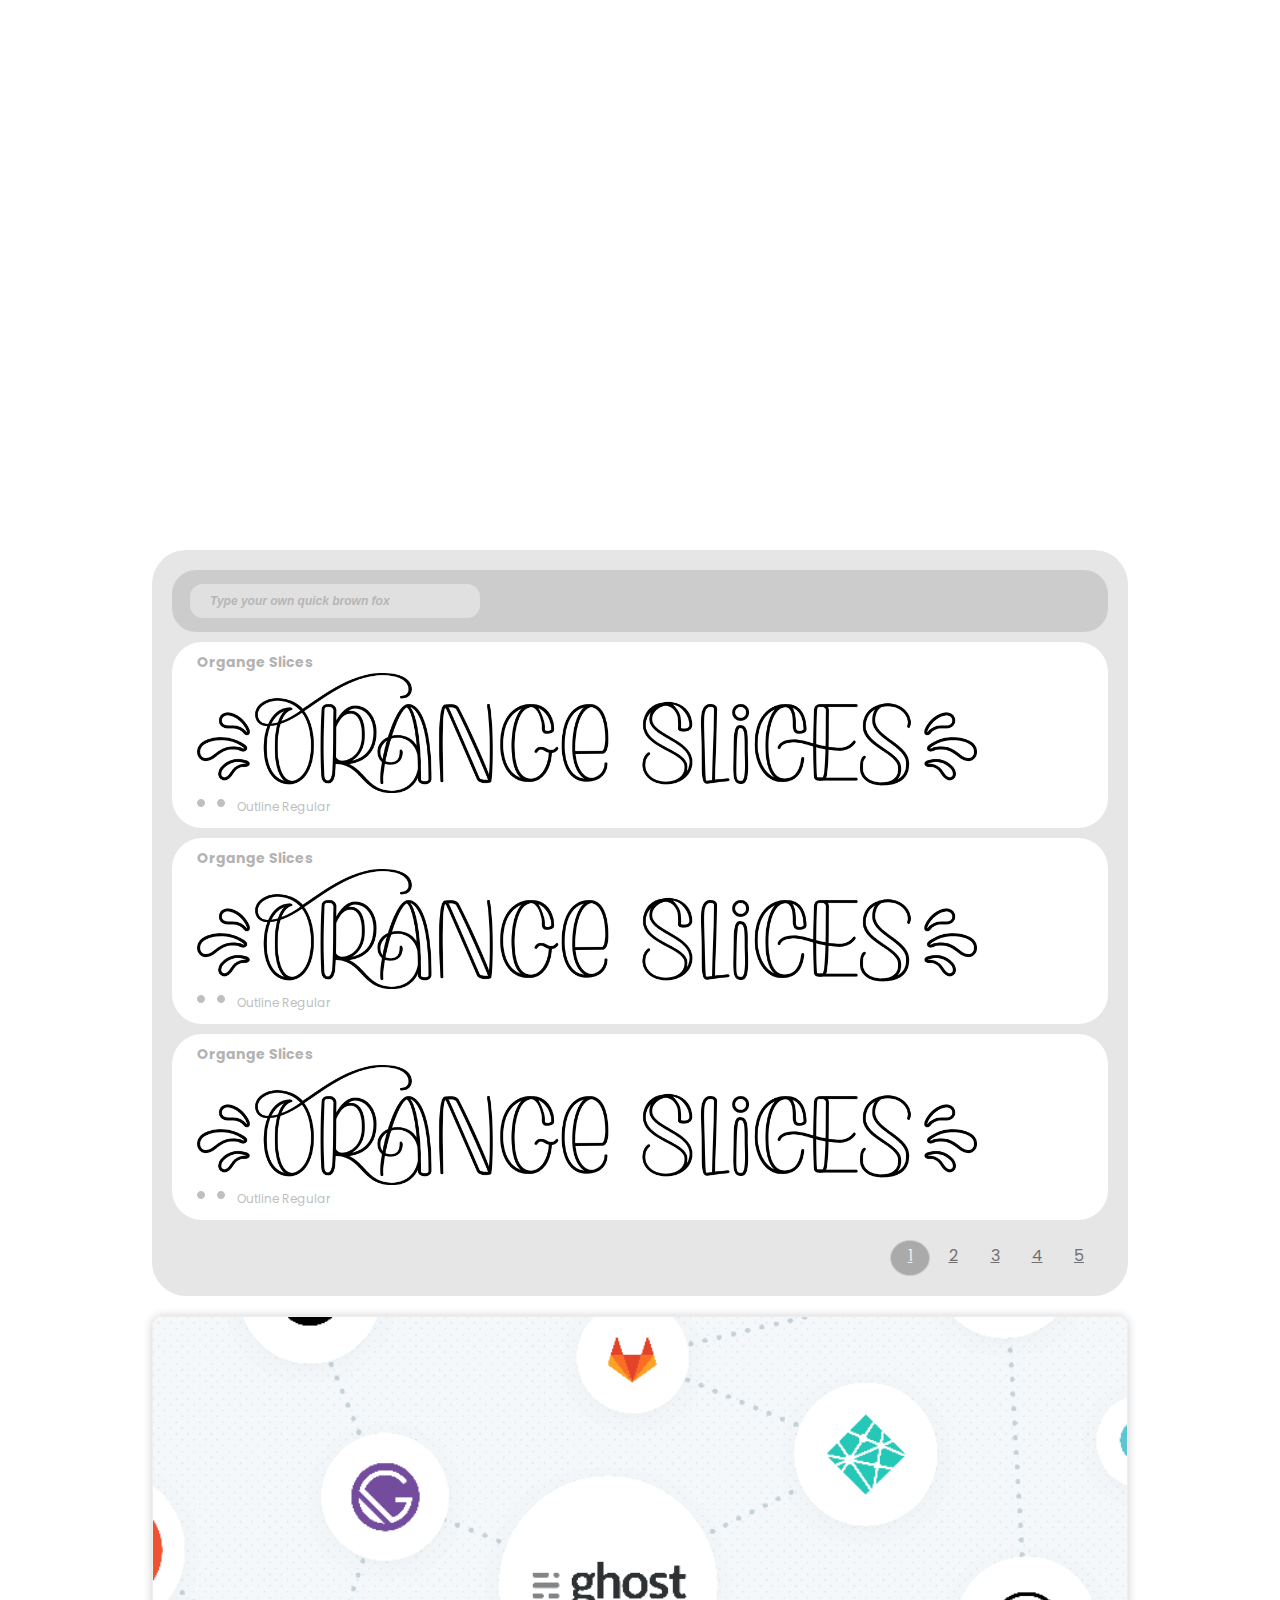
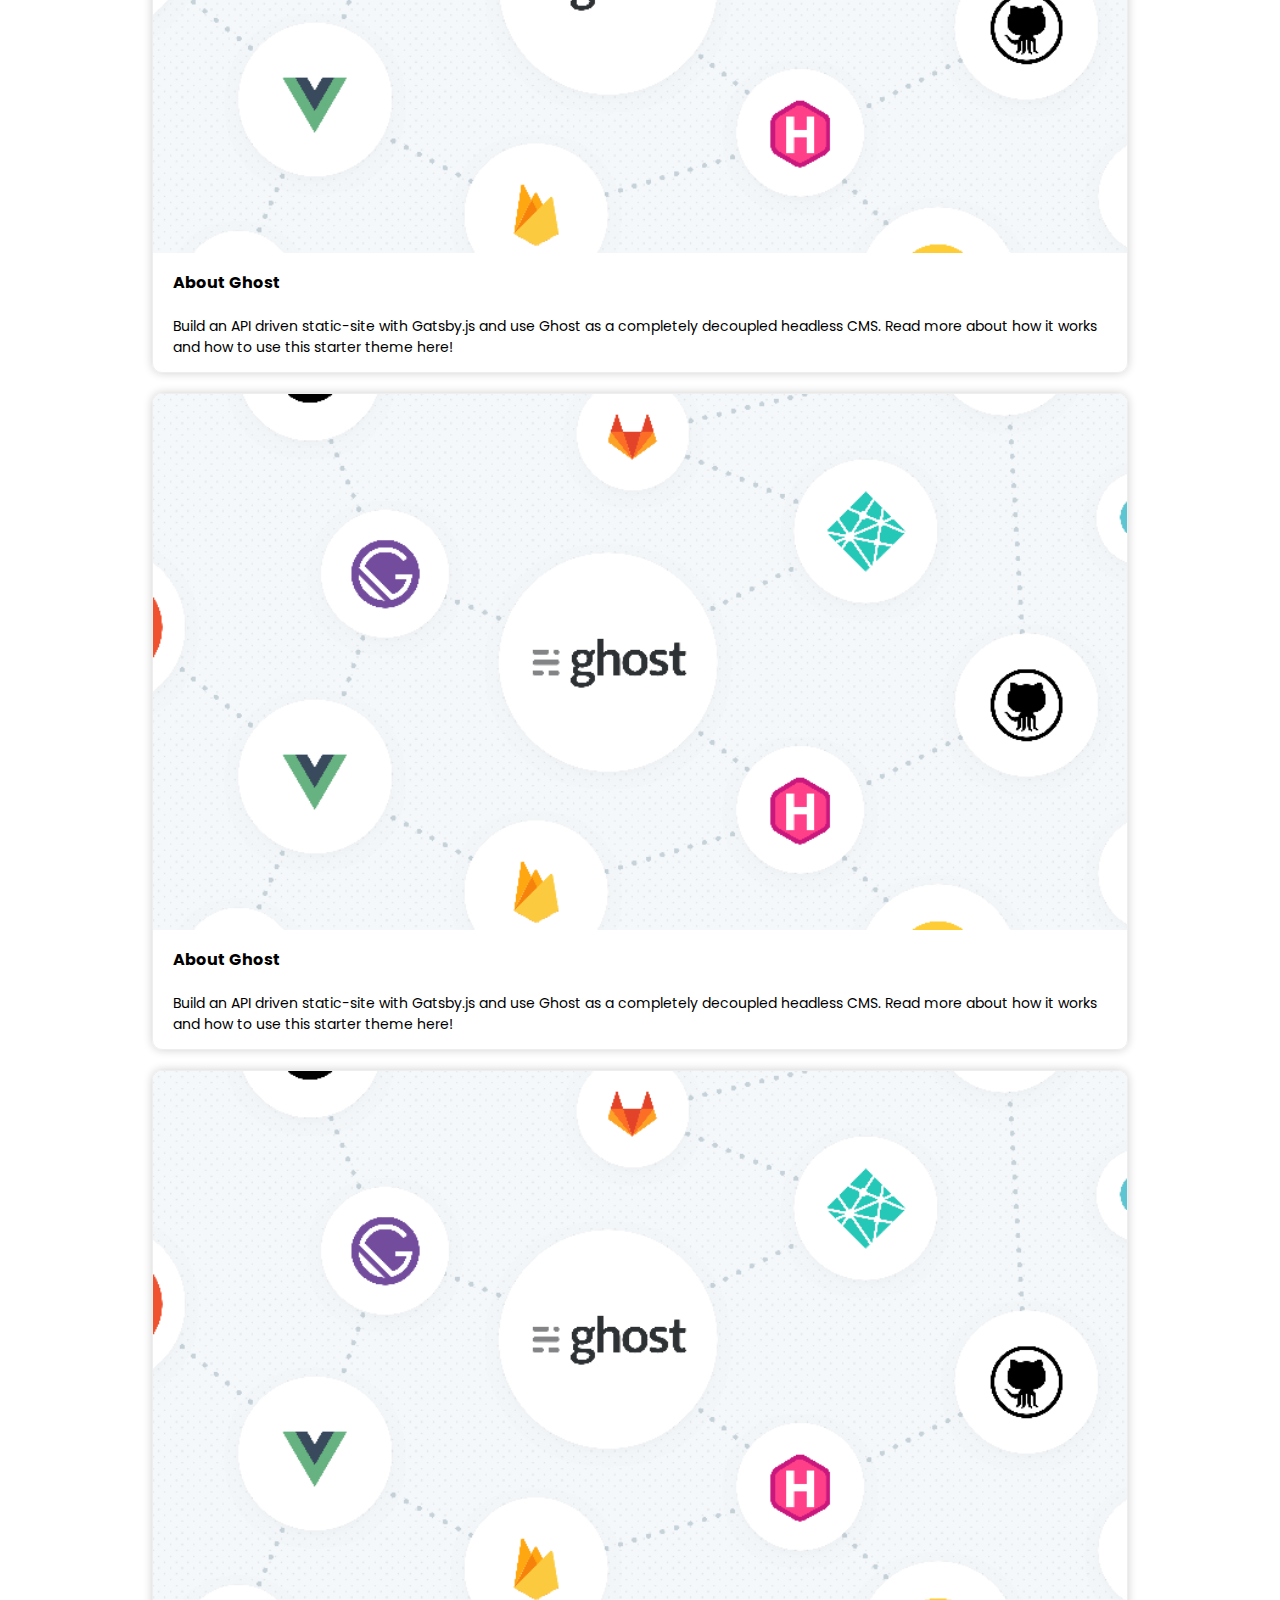
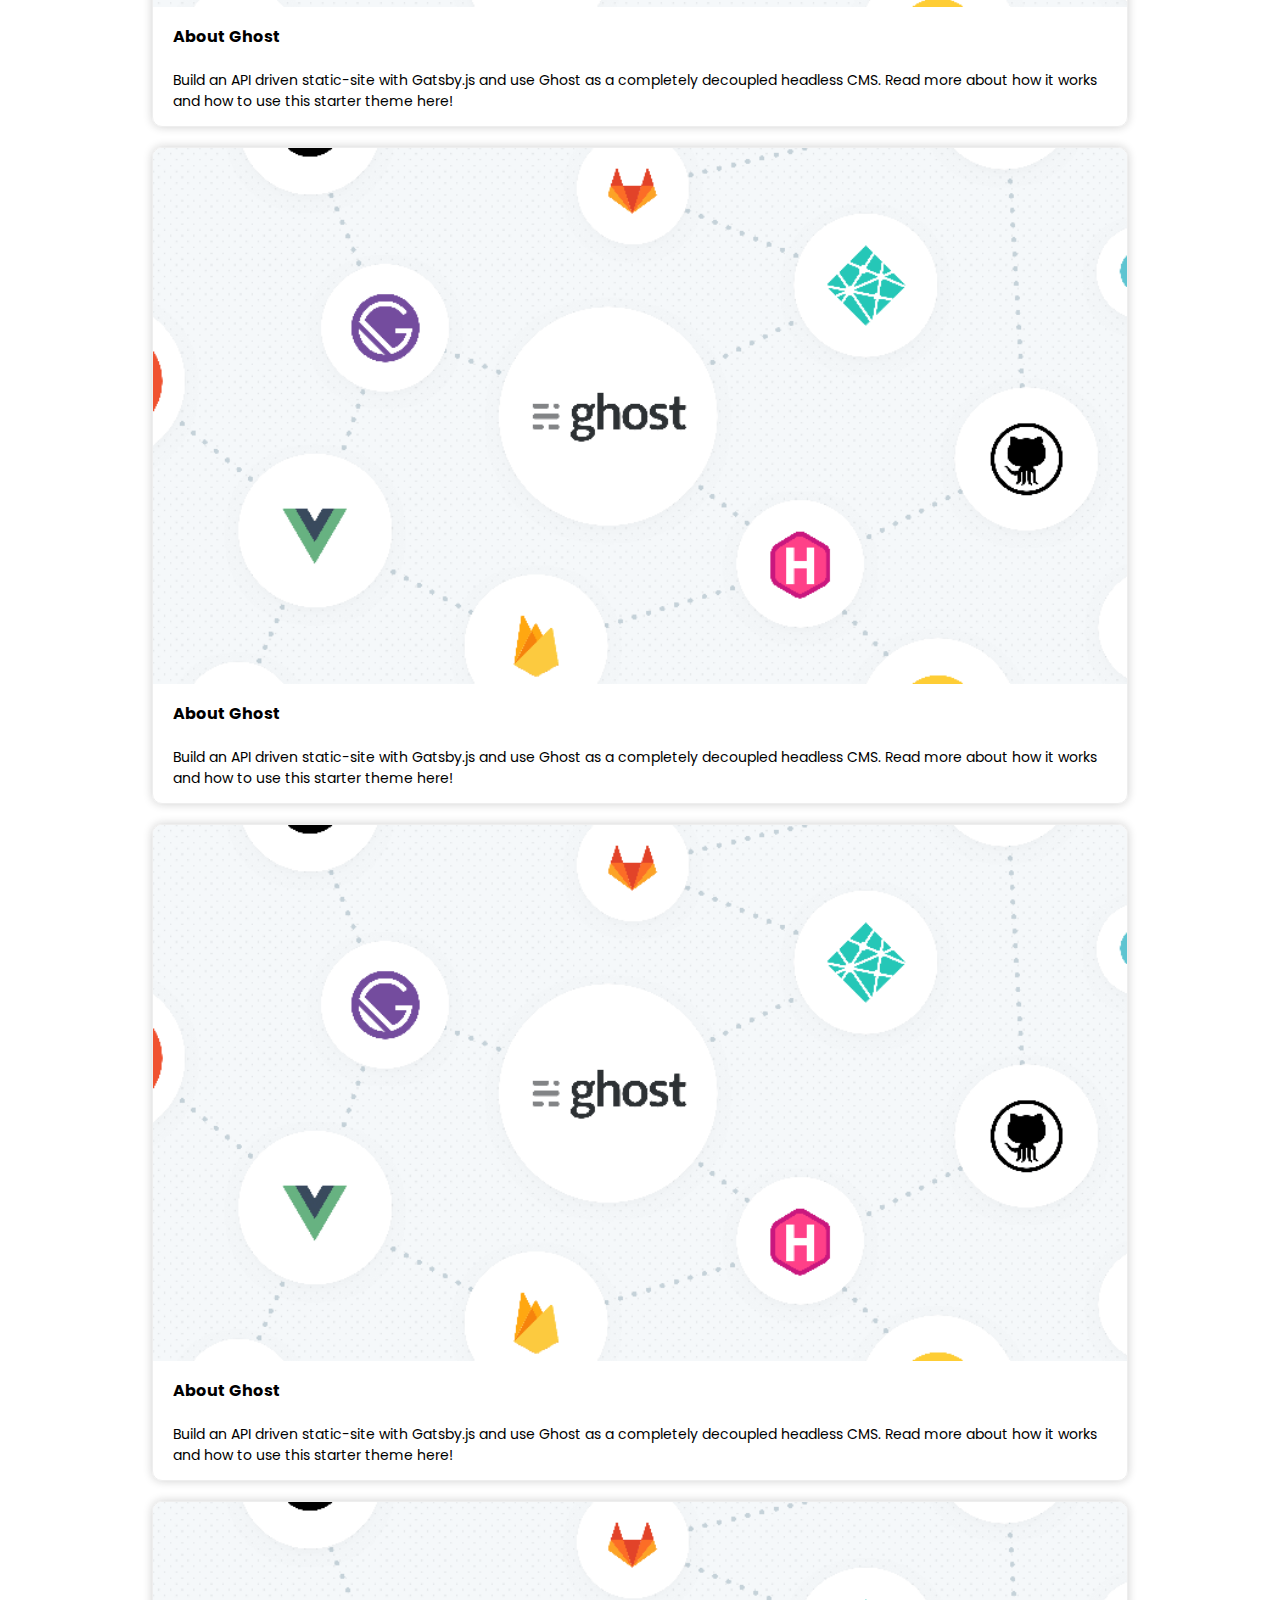
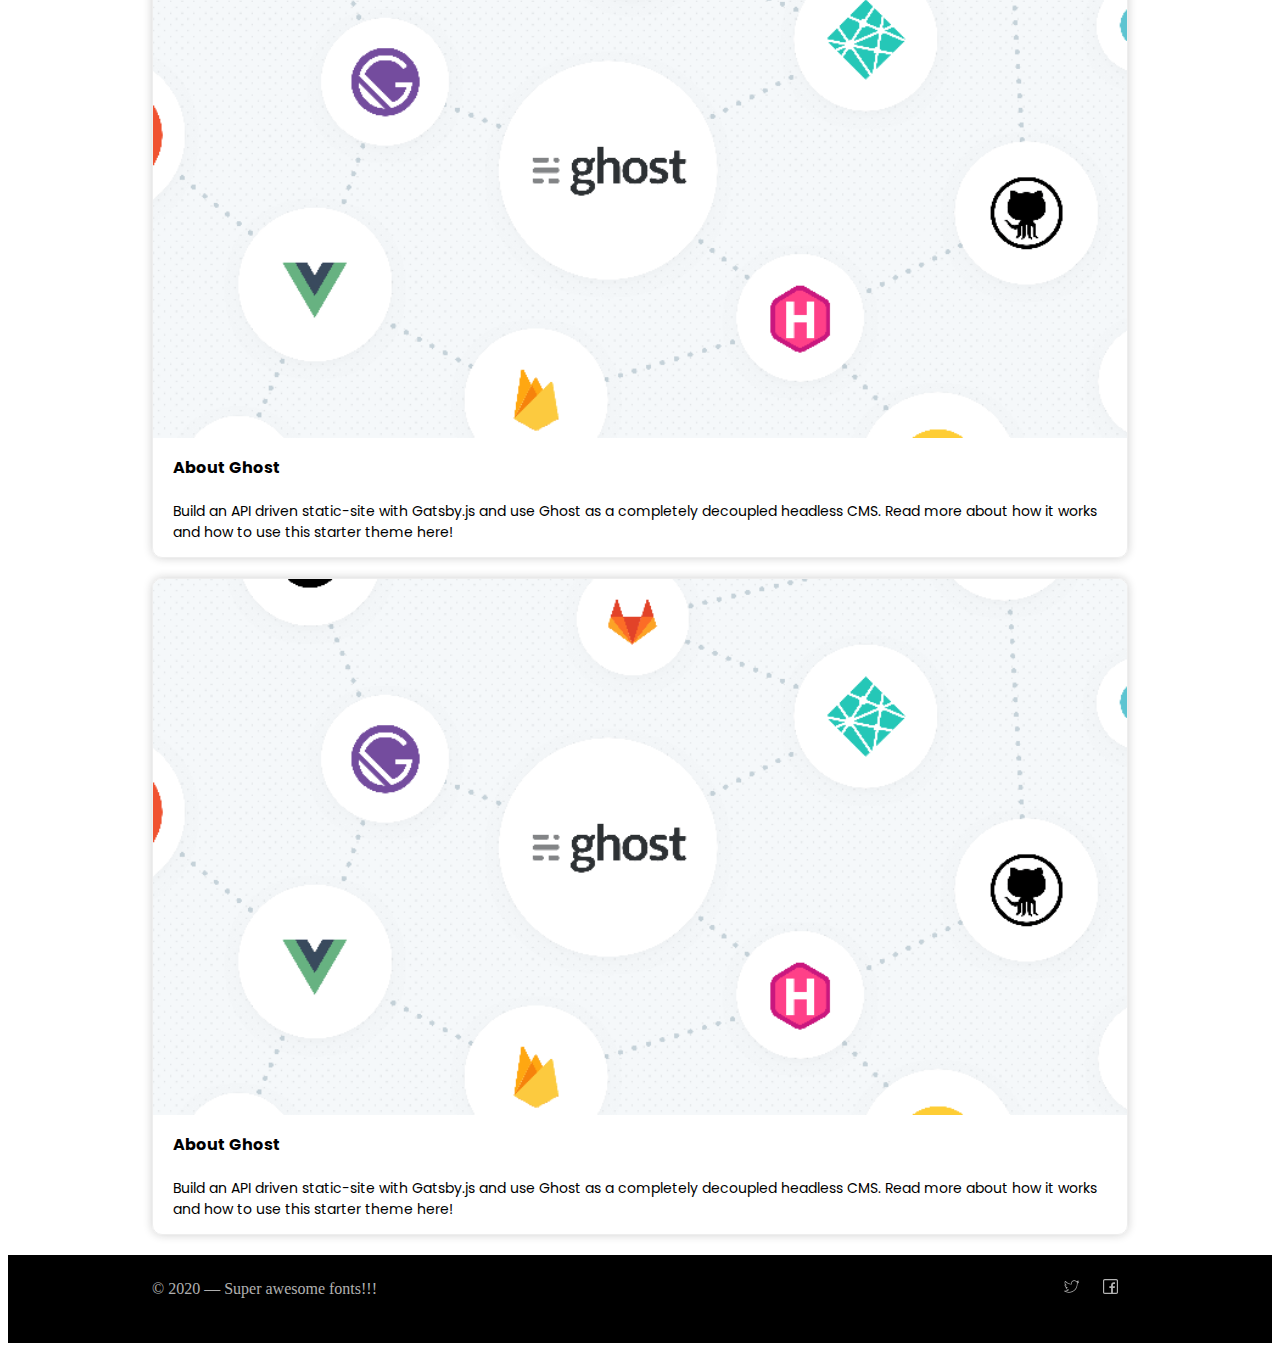
<file: index.html>
<!DOCTYPE html>
<html>

<head>
	<title>My Font</title>
	<link rel="stylesheet" type="text/css" href="css/style.css">
	<meta name="viewport" content="width=device-width, initial-scale=1, maximum-scale=1, user-scalable=no">
	<link rel="stylesheet" href="https://cdn.jsdelivr.net/npm/bootstrap@4.5.3/dist/css/bootstrap.min.css" integrity="sha384-TX8t27EcRE3e/ihU7zmQxVncDAy5uIKz4rEkgIXeMed4M0jlfIDPvg6uqKI2xXr2" crossorigin="anonymous">
	<link rel="preconnect" href="https://fonts.gstatic.com">
	<link href="https://fonts.googleapis.com/css2?family=Poppins&display=swap" rel="stylesheet">
</head>

<body>
	<header class="site-head">
		<div class="main-container">
			<div class="site-mast">
				<div class="site-mast-left">
					<a aria-current="page" class="" href="/">
						<img class="site-logo" src="img/logo.png" alt="Ghost &amp; Gatsby">
					</a>
				</div>
				<div class="site-mast-right">
					<a href="#" class="site-nav-item" target="_blank" rel="noopener noreferrer"><img class="site-nav-icon" src="img/icons/twitter.svg" alt="Twitter"></a>
					<a href="#" class="site-nav-item" target="_blank" rel="noopener noreferrer"><img class="site-nav-icon" src="img/icons/facebook.svg" alt="Facebook"></a>
				</div>
			</div>
			<div class="site-banner">
				<h1 class="site-banner-title">Nice Fonts</h1>
				<p class="site-banner-desc">Thoughts, stories and JAMstack</p>
			</div>
			<nav class="site-nav">
				<div class="site-nav-left">
					<a aria-current="page" class="site-nav-item" href="/">Fonts</a>
				</div>
				<div class="site-nav-right">
					<a class="site-nav-button" href="/about">About</a>
				</div>
			</nav>
		</div>
	</header>
	<main class="main main-container">
		<div class="pad-20-desktop content-rounded-both">
			<div class="action-bar">
				<input placeholder="Type your own quick brown fox" type="text" name="find" class="search-font" />
			</div>
			<div class="font-container">
				<h2 class="font-title">Organge Slices</h2>
				<img style="height: 120px" class="font-sample" src="sample/orange-slices-outline.png">
				<div class="font-info">
					<svg viewBox="0 0 16 16" version="1.1" height="16" aria-hidden="true" class="clickable style-dot"><path d="M0 8c0-2.2 1.8-4 4-4s4 1.8 4 4-1.8 4-4 4-4-1.8-4-4z"></path></svg>
					<svg viewBox="0 0 16 16" version="1.1" height="16" aria-hidden="true" class="clickable style-dot active"><path d="M0 8c0-2.2 1.8-4 4-4s4 1.8 4 4-1.8 4-4 4-4-1.8-4-4z"></path></svg>
					<span class="buffer1-right show-on-hover"> Outline Regular</span>
				</div>
			</div>
			<div class="font-container">
				<h2 class="font-title">Organge Slices</h2>
				<img style="height: 120px" class="font-sample" src="sample/orange-slices-outline.png">
				<div class="font-info">
					<svg viewBox="0 0 16 16" version="1.1" height="16" aria-hidden="true" class="clickable style-dot"><path d="M0 8c0-2.2 1.8-4 4-4s4 1.8 4 4-1.8 4-4 4-4-1.8-4-4z"></path></svg>
					<svg viewBox="0 0 16 16" version="1.1" height="16" aria-hidden="true" class="clickable style-dot active"><path d="M0 8c0-2.2 1.8-4 4-4s4 1.8 4 4-1.8 4-4 4-4-1.8-4-4z"></path></svg>
					<span class="buffer1-right show-on-hover"> Outline Regular</span>
				</div>
			</div>
			<div class="font-container">
				<h2 class="font-title">Organge Slices</h2>
				<img style="height: 120px" class="font-sample" src="sample/orange-slices-outline.png">
				<div class="font-info">
					<svg viewBox="0 0 16 16" version="1.1" height="16" aria-hidden="true" class="clickable style-dot"><path d="M0 8c0-2.2 1.8-4 4-4s4 1.8 4 4-1.8 4-4 4-4-1.8-4-4z"></path></svg>
					<svg viewBox="0 0 16 16" version="1.1" height="16" aria-hidden="true" class="clickable style-dot active"><path d="M0 8c0-2.2 1.8-4 4-4s4 1.8 4 4-1.8 4-4 4-4-1.8-4-4z"></path></svg>
					<span class="buffer1-right show-on-hover"> Outline Regular</span>
				</div>
			</div>
			<div class="paging">
				<a href="#" class="paging-item active">1</a>
				<a href="#" class="paging-item">2</a>
				<a href="#" class="paging-item">3</a>
				<a href="#" class="paging-item">4</a>
				<a href="#" class="paging-item">5</a>
			</div>
		</div>
		<div class="container" style="padding: 0px">
			<div class="row">
				<div class="col-lg-4 col-md-6 col-12">
					<div class="post-content">
						<img class="img-content" src="sample/ghost-headless-feature-image.png">
						<h4 class="header-content">About Ghost</h4>
						<p class="text-content">Build an API driven static-site with Gatsby.js and use Ghost as a completely decoupled headless CMS. Read more about how it works and how to use this starter theme here!</p>
					</div>
				</div>
				<div class="col-lg-4 col-md-6 col-12">
					<div class="post-content">
						<img class="img-content" src="sample/ghost-headless-feature-image.png">
						<h4 class="header-content">About Ghost</h4>
						<p class="text-content">Build an API driven static-site with Gatsby.js and use Ghost as a completely decoupled headless CMS. Read more about how it works and how to use this starter theme here!</p>
					</div>
				</div>
				<div class="col-lg-4 col-md-6 col-12">
					<div class="post-content">
						<img class="img-content" src="sample/ghost-headless-feature-image.png">
						<h4 class="header-content">About Ghost</h4>
						<p class="text-content">Build an API driven static-site with Gatsby.js and use Ghost as a completely decoupled headless CMS. Read more about how it works and how to use this starter theme here!</p>
					</div>
				</div>
				<div class="col-lg-4 col-md-6 col-12">
					<div class="post-content">
						<img class="img-content" src="sample/ghost-headless-feature-image.png">
						<h4 class="header-content">About Ghost</h4>
						<p class="text-content">Build an API driven static-site with Gatsby.js and use Ghost as a completely decoupled headless CMS. Read more about how it works and how to use this starter theme here!</p>
					</div>
				</div>
				<div class="col-lg-4 col-md-6 col-12">
					<div class="post-content">
						<img class="img-content" src="sample/ghost-headless-feature-image.png">
						<h4 class="header-content">About Ghost</h4>
						<p class="text-content">Build an API driven static-site with Gatsby.js and use Ghost as a completely decoupled headless CMS. Read more about how it works and how to use this starter theme here!</p>
					</div>
				</div>
				<div class="col-lg-4 col-md-6 col-12">
					<div class="post-content">
						<img class="img-content" src="sample/ghost-headless-feature-image.png">
						<h4 class="header-content">About Ghost</h4>
						<p class="text-content">Build an API driven static-site with Gatsby.js and use Ghost as a completely decoupled headless CMS. Read more about how it works and how to use this starter theme here!</p>
					</div>
				</div>
				<div class="col-lg-4 col-md-6 col-12">
					<div class="post-content">
						<img class="img-content" src="sample/ghost-headless-feature-image.png">
						<h4 class="header-content">About Ghost</h4>
						<p class="text-content">Build an API driven static-site with Gatsby.js and use Ghost as a completely decoupled headless CMS. Read more about how it works and how to use this starter theme here!</p>
					</div>
				</div>
			</div>
		</div>
	</main>
	<footer class="site-foot">
		<div class="site-foot-nav main-container">
			<div class="site-foot-nav-left">© 2020 — Super awesome fonts!!!</div>
			<div class="site-foot-nav-right">
				<a href="#" class="site-nav-item" target="_blank" rel="noopener noreferrer"><img class="site-nav-icon" src="img/icons/twitter.svg" alt="Twitter"></a>
				<a href="#" class="site-nav-item" target="_blank" rel="noopener noreferrer"><img class="site-nav-icon" src="img/icons/facebook.svg" alt="Facebook"></a>
			</div>
		</div>
	</footer>
</body>

</html>
</file>
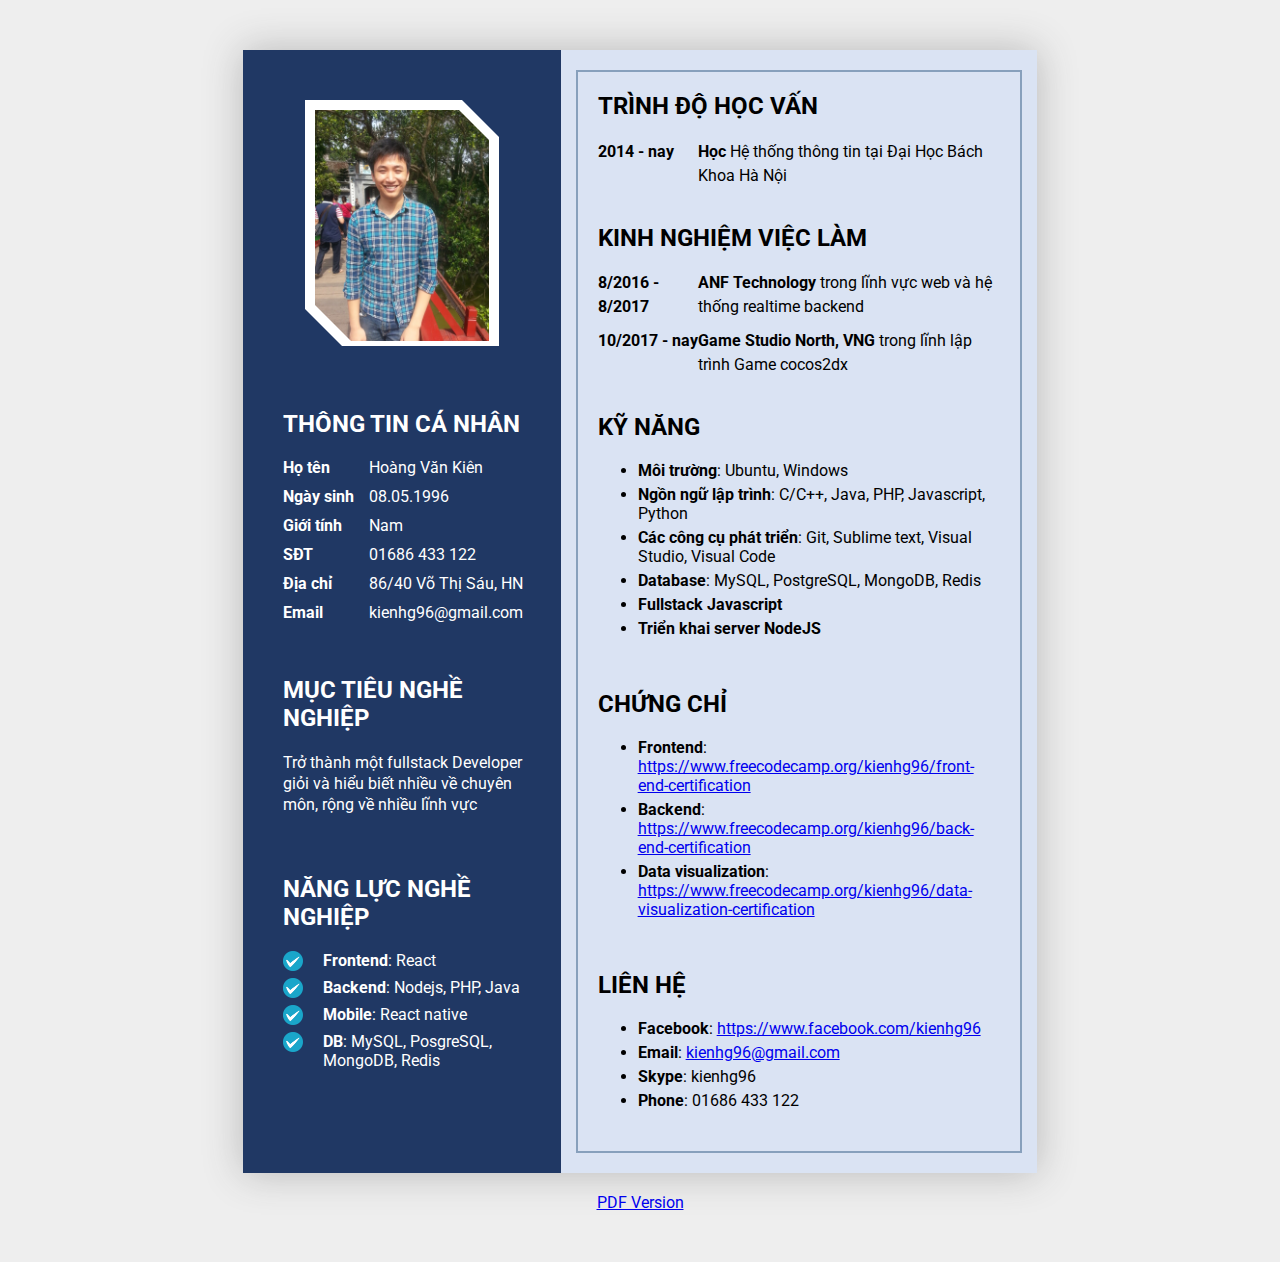
<file: cv/index.html>
<!DOCTYPE html>
<html>
<head>
	<title>Hoang Kien's CV</title>
	<link href="https://fonts.googleapis.com/css?family=Roboto:400,700,900&amp;subset=vietnamese" rel="stylesheet">
	<link rel="stylesheet" type="text/css" href="assets/css/index.css">
</head>
<body>
	<div class="container">
		<div class="left-panel">
			<div class="avatar-container">
				<img src="assets/images/avatar.jpg" />
				<div class="top-right-triangle"></div>
				<div class="color-top-right-triangle"></div>
				<div class="bottom-left-triangle"></div>
				<div class="color-bottom-left-triangle"></div>
			</div>
			<div class="brief-container">
				<div class="section">
					<h2>THÔNG TIN CÁ NHÂN</h2>
					<div class="personal-info">
						<div class="title-info"><b>Họ tên</b></div>
						<div class="content-info">Hoàng Văn Kiên</div>
					</div>
					<div class="personal-info">
						<div class="title-info"><b>Ngày sinh</b></div>
						<div class="content-info">08.05.1996</div>
					</div>
					<div class="personal-info">
						<div class="title-info"><b>Giới tính</b></div>
						<div class="content-info">Nam</div>
					</div>
					<div class="personal-info">
						<div class="title-info"><b>SĐT</b></div>
						<div class="content-info">01686 433 122</div>
					</div>
					<div class="personal-info">
						<div class="title-info"><b>Địa chỉ</b></div>
						<div class="content-info">86/40 Võ Thị Sáu, HN</div>
					</div>
					<div class="personal-info">
						<div class="title-info"><b>Email</b></div>
						<div class="content-info">kienhg96@gmail.com</div>
					</div>
				</div>
				<div class="section">
					<h2>MỤC TIÊU NGHỀ NGHIỆP</h2>
					<p>Trở thành một fullstack Developer giỏi và hiểu biết nhiều về chuyên môn, rộng về nhiều lĩnh vực</p>
				</div>

				<div class="section">
					<h2>NĂNG LỰC NGHỀ NGHIỆP</h2>
					<div class="special-info">
						<div class="dot">
							<img src="assets/images/dot.png" />
						</div>
						<div class="special-content">
							<b>Frontend</b>: React
						</div>
					</div>
					<div class="special-info">
						<div class="dot">
							<img src="assets/images/dot.png" />
						</div>
						<div class="special-content">
							<b>Backend</b>: Nodejs, PHP, Java
						</div>
					</div>
					<div class="special-info">
						<div class="dot">
							<img src="assets/images/dot.png" />
						</div>
						<div class="special-content">
							<b>Mobile</b>: React native
						</div>
					</div>
					<div class="special-info">
						<div class="dot">
							<img src="assets/images/dot.png" />
						</div>
						<div class="special-content">
							<b>DB</b>: MySQL, PosgreSQL, MongoDB, Redis
						</div>
					</div>
				</div>
			</div>
		</div>
		<div class="right-panel">
			<div class="right-out-line">
				<div class="section">
					<h2>TRÌNH ĐỘ HỌC VẤN</h2>
					<div class="content-table">
						<div class="duration"><b>2014 - nay</b></div>
						<div class="table-content"><b>Học</b> Hệ thống thông tin tại Đại Học Bách Khoa Hà Nội</div>
					</div>
				</div>

				<div class="section">
					<h2>KINH NGHIỆM VIỆC LÀM</h2>
					<div class="content-table">
						<div class="duration"><b>8/2016 - 8/2017</b></div>
						<div class="table-content"><b>ANF Technology</b> trong lĩnh vực web và hệ thống realtime backend</div>
					</div>
					<div class="content-table">
						<div class="duration"><b>10/2017 - nay</b></div>
						<div class="table-content"><b>Game Studio North, VNG</b> trong lĩnh lập trình Game cocos2dx</div>
					</div>
				</div>

				<div class="section">
					<h2>KỸ NĂNG</h2>
					<ul class="list">
						<li><b>Môi trường</b>: Ubuntu, Windows</li>
						<li><b>Ngồn ngữ lập trình</b>: C/C++, Java, PHP, Javascript, Python</li>
						<li><b>Các công cụ phát triển</b>: Git, Sublime text, Visual Studio, Visual Code</li>
						<li><b>Database</b>: MySQL, PostgreSQL, MongoDB, Redis</li>
						<li><b>Fullstack Javascript</b></li>
						<li><b>Triển khai server NodeJS</b></li>
					</ul>
				</div>

				<div class="section">
					<h2>CHỨNG CHỈ</h2>
					<ul class="list">
						<li><b>Frontend</b>: <a href="https://www.freecodecamp.org/kienhg96/front-end-certification" target="_blank">https://www.freecodecamp.org/kienhg96/front-end-certification</a></li>
						<li><b>Backend</b>: <a href="https://www.freecodecamp.org/kienhg96/back-end-certification" target="_blank">https://www.freecodecamp.org/kienhg96/back-end-certification</a></li>
						<li><b>Data visualization</b>: <a href="https://www.freecodecamp.org/kienhg96/data-visualization-certification" target="_blank">https://www.freecodecamp.org/kienhg96/data-visualization-certification</a></li>
					</ul>
				</div>

				<div class="section">
					<h2>LIÊN HỆ</h2>
					<ul class="list">
						<li><b>Facebook</b>: <a href="https://www.facebook.com/kienhg96">https://www.facebook.com/kienhg96</a></li>
						<li><b>Email</b>: <a href="mailto:kienhg96@gmail.com" target="_top">kienhg96@gmail.com</a></li>
						<li><b>Skype</b>: kienhg96</li>
						<li><b>Phone</b>: 01686 433 122</li>
					</ul>
				</div>
			</div>
		</div>
	</div>
	<div class="pdf">
		<a href="assets/pdf/My_CV.pdf">PDF Version</a>
	</div>
</body>
</html>
</file>
<file: css/style.css>
.site-head {
    padding-top: 20px;
    padding-bottom: 20px;
    background-position: 50%;
    background-size: cover;
   	background: #fff;
    color: #fff;
    background-image: url(https://static.ghost.org/v1.0.0/images/blog-cover.jpg);
}

.site-mast {
    justify-content: space-between;
}

.site-mast, .site-mast-right {
    display: flex;
    align-items: flex-start;
}

.site-banner {
    max-width: 80%;
    margin: 0 auto;
    padding: 10vw 0;
    text-align: center;
}

.site-nav {
    display: flex;
    align-items: center;
    justify-content: space-between;
    margin: 15px 0 0;
}

.site-logo {
    height: 80px;
    margin-left: 10px;
}

.site-banner-title {
    margin: 0;
    padding: 0;
    color: #fff;
    font-size: 2.5rem;
    line-height: 1.3em;
}

.site-banner-desc {
    margin: 5px 0 0;
    padding: 0;
    font-size: 1.8rem;
    line-height: 1.3em;
    opacity: .7;
}

.site-nav-item {
    display: inline-block;
    padding: 5px 10px;
    color: #fff;
    opacity: .7;
}

.site-nav-item:hover {
    text-decoration: none;
    opacity: 1;
    color: #fff;
}

.site-nav-button {
    display: inline-block;
    padding: 5px 10px;
    border: 1px solid #fff;
    color: #fff;
    font-size: 1.3rem;
    line-height: 1em;
    border-radius: 0.6rem;
    opacity: .7;
}

.site-nav-button:hover {
    text-decoration: none;
    color: #fff;
    opacity: 1;
}

.site-nav-icon {
    height: 15px;
    margin: -5px 0 0;
}

.site-foot {
    padding: 20px 0 40px;
    color: hsla(0,0%,100%,.7);
    font-size: 1rem;
    background: #000;
}

.site-foot-nav {
    display: flex;
    align-items: center;
    justify-content: space-between;
}

.site-foot-nav-right a {
    display: inline-block;
    padding: 5px 10px;
    color: #fff;
    opacity: .7;
}

.site-foot-nav-right a:hover {
    text-decoration: none;
    opacity: 1;
    color: #fff;
}

.content-rounded-both {
    border-radius: 0px;
}


/*@media screen and (min-width: 600px) {*/
	.pad-20-desktop {
	    padding: 20px;
	}

	.content-rounded-both {
        background-color: #E6E6E6;
	    border-radius: 34px;
	}
/*}*/

/*.content-rounded-both {
    min-height: 34px;
}*/

.text-center {
	text-align: center;
}

.main {
	margin: 20px 0px;
	font-family: "Poppins", sans-serif;
}

.main-container {
	max-width: 976px;
	margin-left: auto;
	margin-right: auto;
}

.action-bar {
    background: #ccc;
    border-radius: 24px;
    padding: 14px 18px;
}

.search-font {
    order: 1;
    margin-right: 10px;
    flex: 1 1;
    min-width: 250px;
    font-style: italic;
    font-weight: bold;
    font-size: .75rem;
    border: 0;
    border-radius: 13px;
    padding: 10px 20px;
    color: #959595;
    background: #e0e0e0;
    outline: none;
}

@media screen and (max-width: 599px) {
	.search-font {
		width: 100%;
		min-width: 0px;
	}
}


.search-font::placeholder {
    color: #b6b6b6;
}

.font-container {
    background: #fff;
    padding: 10px 20px 10px 25px;
    border-radius: 30px;
    min-height: 100px;
    margin-top: 10px;
    overflow: hidden;
}

.font-title {
    font-size: 14px;
    margin: 0;
    font-weight: bold;
    color: #B3B3B3;
}

.font-sample {
    vertical-align: middle;
    border-style: none;
}

.font-type {
    height: 18px;
}

.style-dot {
    fill: #BFBFBF;
}

.style-dot:hover {
    fill: #6C6C6C;
}

.buffer1-right {
    color: #BFBFBF;
    font-size: 12px;
}

.paging {
	margin-top: 20px;
	padding-left: 10px;
	padding-right: 10px;
	text-align: right;
}

.paging-item {
	padding: 2px 4px;
	width: 30px;
	height: 30px;
	display: inline-block;
	text-align: center;
	border-radius: 50%;
	line-height: 25px;
}

.paging-item:not(.active) {
	color: #6f6f6f;
}
.paging-item:hover:not(.active) {
	color: #444;
	text-decoration: none;
}

.paging-item.active {
	border: 1px solid #ccc;
	background: #aaa;
	color: #eee;
}

.paging-item.active:hover {
	text-decoration: none;
}

.img-content {
	width: 100%;
}

.header-content {
	font-weight: bold;
	padding-left: 20px;
	padding-right: 20px;
	margin-top: 10px;
}

.text-content {
	font-size: 14px;
	padding-left: 20px;
	padding-right: 20px;
}

.post-content {
	margin-top: 20px;
	border: 1px solid #eee;
	border-radius: 10px;
    box-shadow: 0px 0px 10px rgba(20, 20, 20, 0.2);
    overflow: hidden;
}
</file>
<file: cv/assets/css/index.css>
* {
	box-sizing: border-box;
}

b {
	font-weight: 700;
}

body {
	background: #eee;
	padding-top: 50px;
	padding-bottom: 50px;
	margin: 0;
	align-items: center;
	flex-direction: column;
	display: flex;
	font-family: 'Roboto', sans-serif;
}

.container {
	height: 297mm;
	width: 210mm;
	display: flex;
	box-shadow: 0px 0px 37px rgba(60, 60, 60, 0.3);
}

.left-panel {
	flex: 2;
	background: rgb(32, 56, 100);
	padding-top: 50px;
	padding-bottom: 100px;
	color: #fff;
	padding-left: 10px;
	padding-right: 10px;
	display: flex;
    flex-basis: 18px;
	flex-direction: column;
}

.right-panel {
	flex: 3;
	background: rgb(218, 227, 243);
	padding-left: 15px;
	padding-right: 15px;
	padding-top: 20px;
	padding-bottom: 20px;
}

.right-out-line {
	border: 2px solid rgb(135, 160, 188);
	height: 100%;
	padding-left: 20px;
	padding-right: 20px;
	padding-bottom: 25px;
	display: flex;
	flex-direction: column;
	justify-content: space-between;
}

.content-table {
	display: flex;
	line-height: 24px;
}

.content-table:not(:first-child) {
	margin-top: 10px;
}

.duration {
	flex: 1;
}

.table-content {
	flex: 3;
}

.list > li {
	margin-bottom: 5px;
}

.avatar-container {
	width: 65%;
	margin: auto;
	flex: 0;
	margin-bottom: 40px;
	position: relative;
}

.bottom-left-triangle {
	position: absolute;
	width: 0;
	height: 0;
	border-bottom: 50px solid #fff;
	border-right: 50px solid transparent;
	bottom: 5px;
	left: 0;
}

.color-bottom-left-triangle {
	position: absolute;
	width: 0;
	height: 0;
	border-bottom: 37px solid rgb(32, 56, 100);
	border-right: 37px solid transparent;
	bottom: 4px;
	left: 0;
}

.top-right-triangle {
	position: absolute;
	width: 0;
	height: 0;
	border-top: 50px solid #fff;
	border-left: 50px solid transparent;
	top: 0;
	right: 0;
}

.color-top-right-triangle {
	position: absolute;
	width: 0;
	height: 0;
	border-top: 37px solid rgb(32, 56, 100);
	border-left: 37px solid transparent;
	top: 0;
	right: 0;
}

.avatar-container > img {
	width: 100%;
	border-top: 10px solid #fff;
	border-left: 10px solid #fff;
	border-right: 10px solid #fff;
	border-bottom: 5px solid #fff;
}

.brief-container {
	padding-left: 30px;
	padding-right: 10px;
	display: flex;
	flex-direction: column;
	justify-content: space-between;
	flex: 1;
}

.personal-info {
	display: flex;
	margin-bottom: 10px;
}

.title-info {
	flex: 1;
}

.content-info {
	flex: 2;
}

.section > p {
	line-height: 21px;
}

.special-info {
	display: flex;
	margin-bottom: 3px;
}

.special-info  > .dot {
	flex: 0;
}

.special-info > .dot > img {
	width: 20px;
	margin-right: 20px;
}

.special-content {
	flex: 1;
}

.pdf {
	margin-top: 20px;
}
</file>
